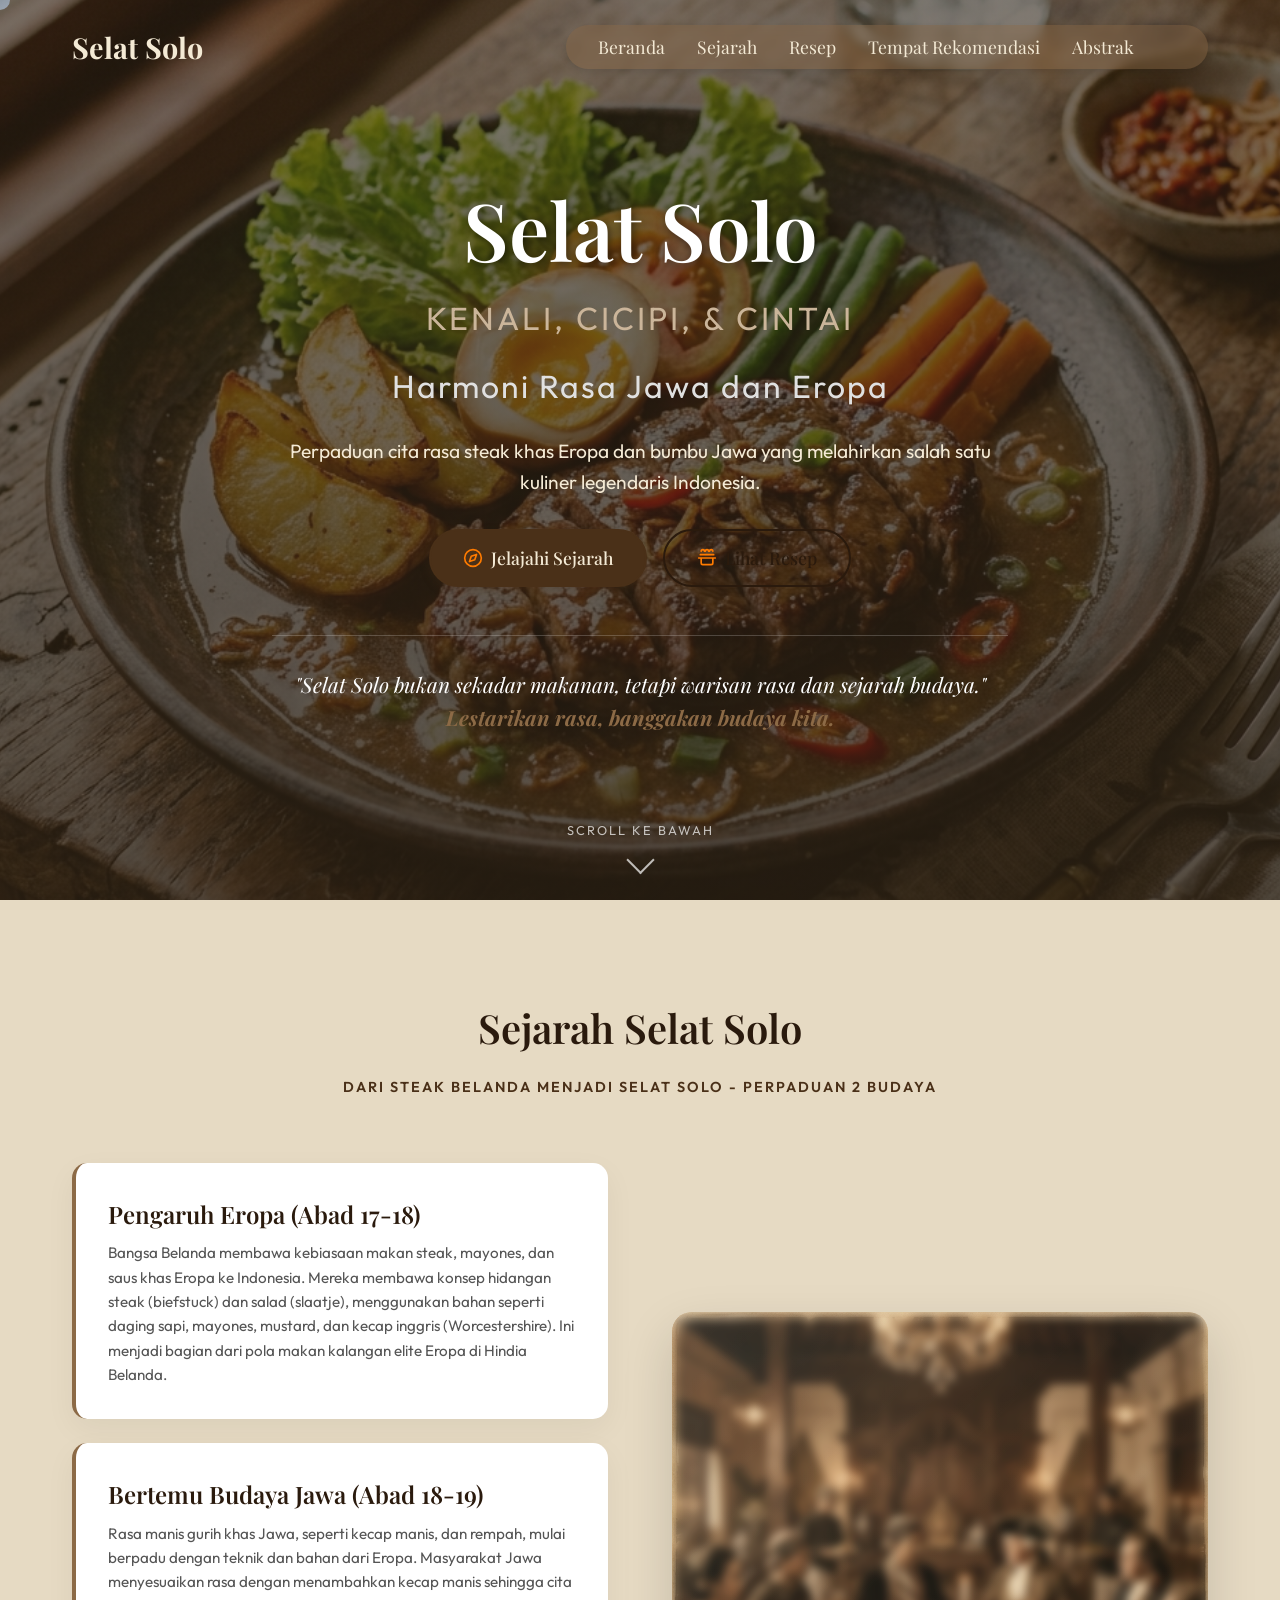
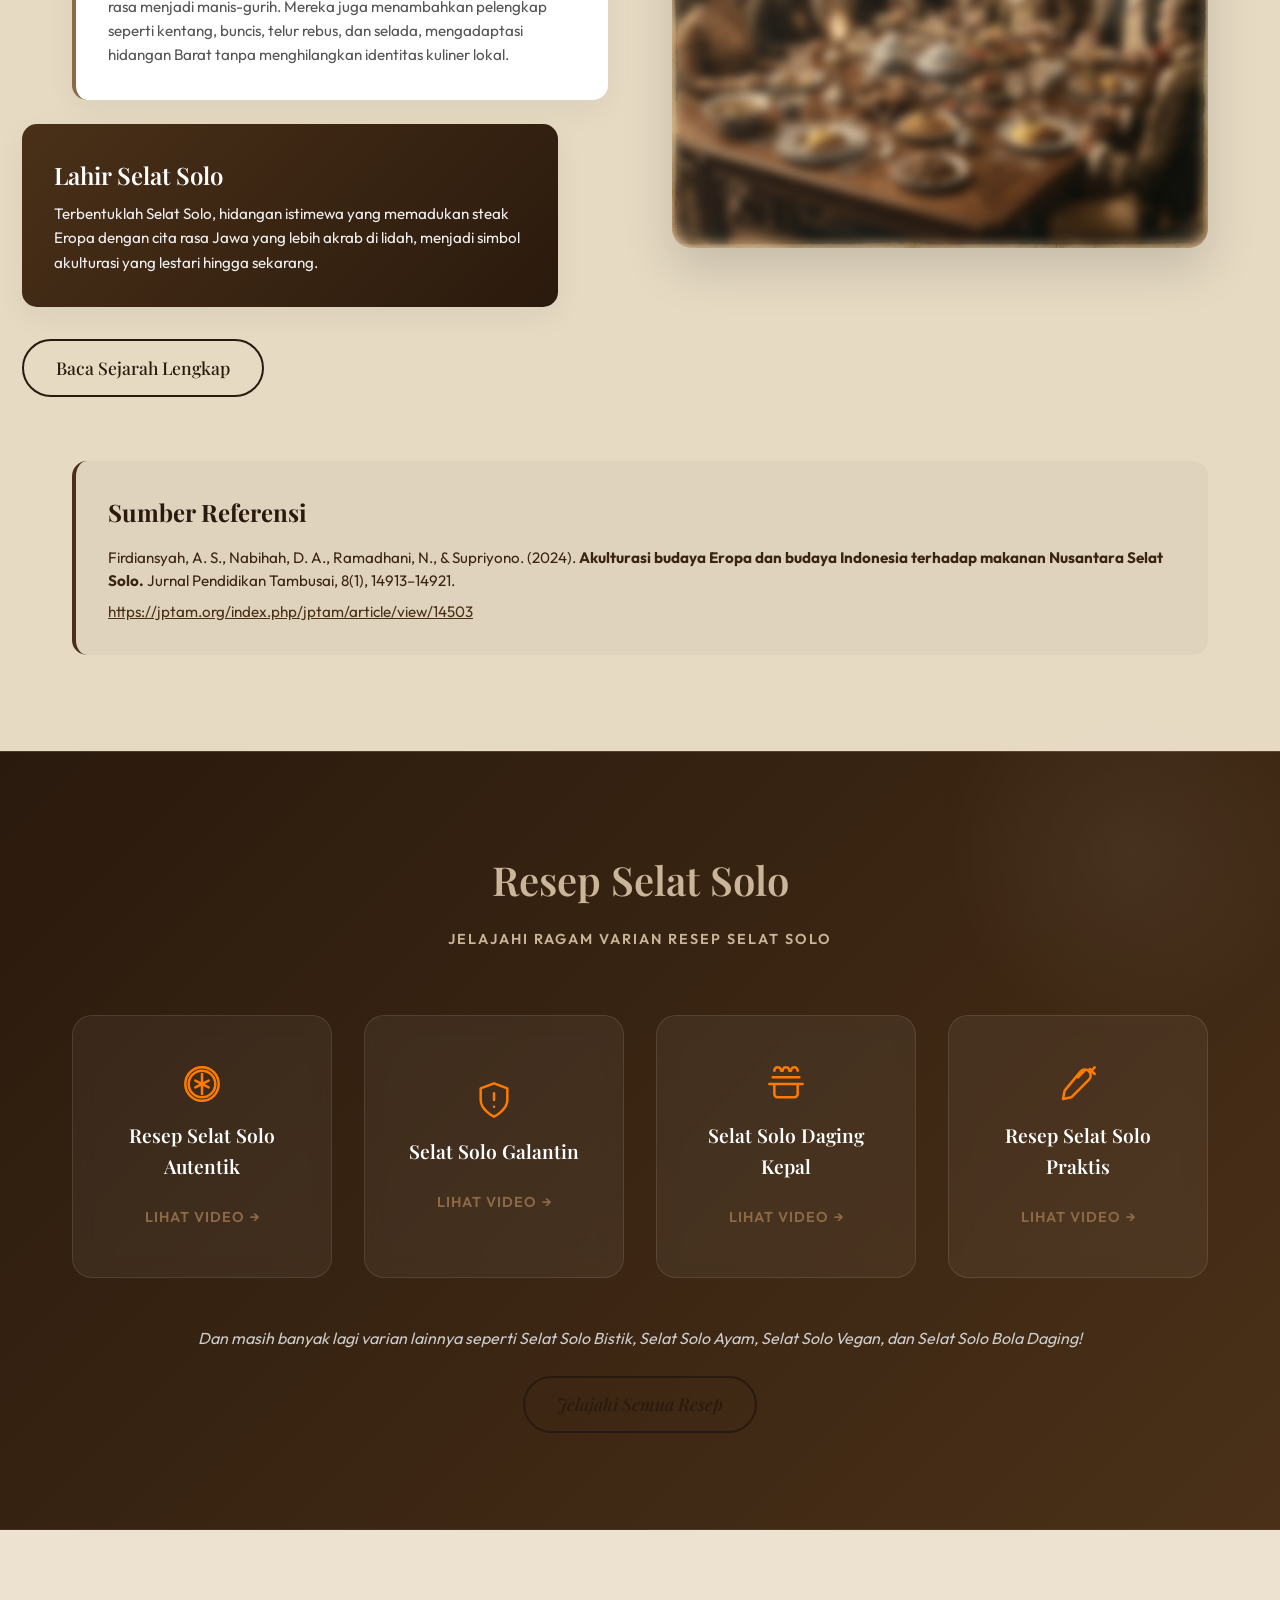
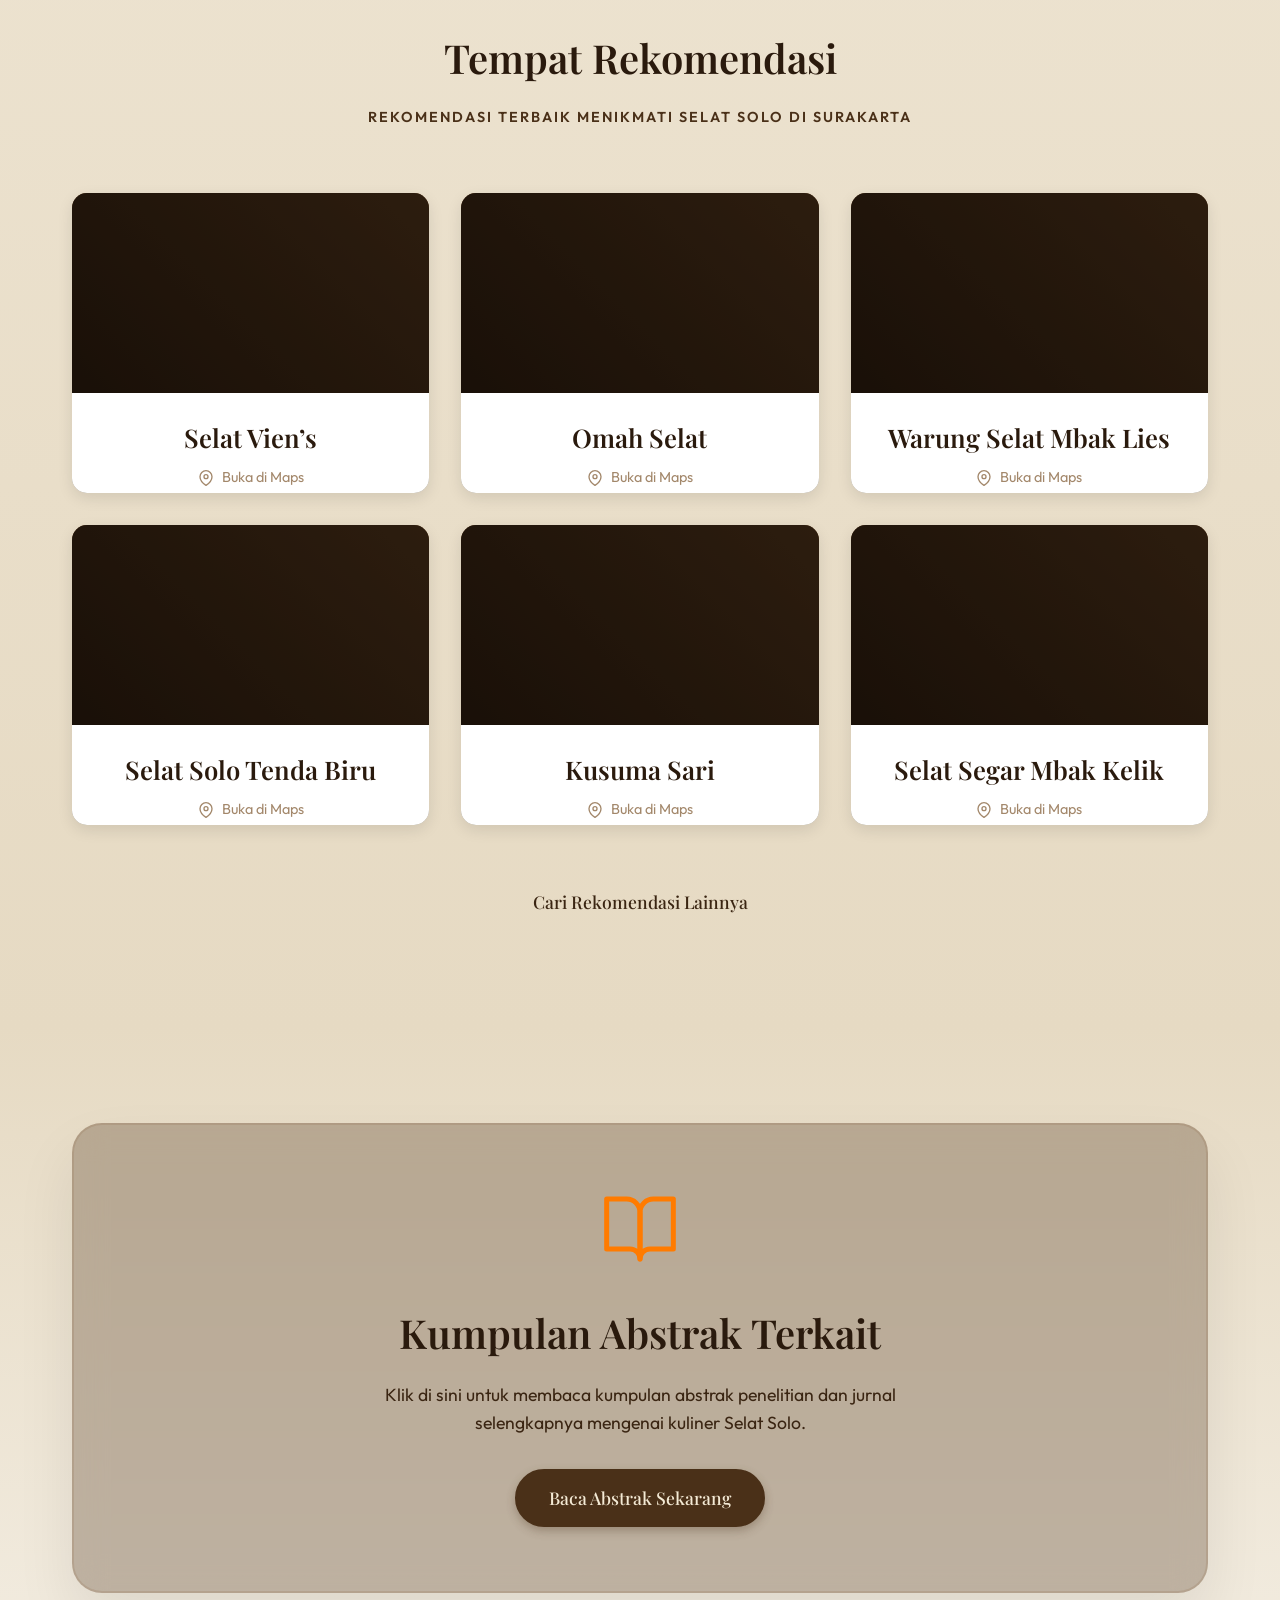
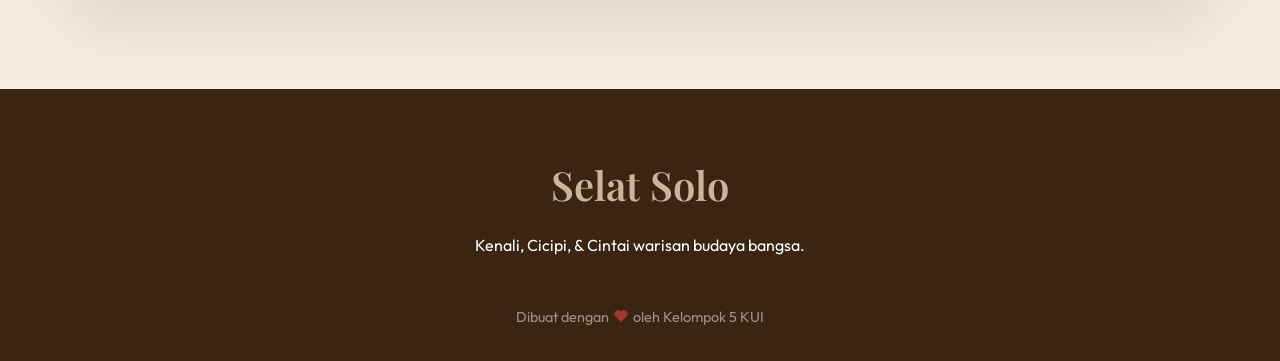
<file: index.html>
<!DOCTYPE html>
<html lang="id">
<head>
    <meta charset="UTF-8">
    <meta name="viewport" content="width=device-width, initial-scale=1.0">
    <title>Selat Solo - Harmoni Rasa Jawa dan Eropa</title>
    <meta name="description" content="Selat Solo: Perpaduan cita rasa steak khas Eropa dan bumbu Jawa yang melahirkan salah satu kuliner legendaris Indonesia.">
    <link href="https://fonts.googleapis.com/css2?family=Outfit:wght@300;400;600;700;800&family=Playfair+Display:ital,wght@0,600;1,600&display=swap" rel="stylesheet">
    <link rel="stylesheet" href="styles.css">
</head>
<body>
    <!-- Cursor follower -->
    <div class="cursor"></div>

    <nav class="navbar">
        <div class="nav-container">
            <a href="#beranda" class="logo">Selat Solo</a>
            <ul class="nav-links">
                <li><a href="#beranda">Beranda</a></li>
                <li><a href="#sejarah">Sejarah</a></li>
                <li><a href="#resep">Resep</a></li>
                <li><a href="#rekomendasi">Tempat Rekomendasi</a></li>
                <li><a href="#abstrak">Abstrak</a></li>
                <li style="display: flex; align-items: center;"><div id="google_translate_element"></div></li>
            </ul>
            <div class="hamburger">
                <span class="bar"></span>
                <span class="bar"></span>
                <span class="bar"></span>
            </div>
        </div>
    </nav>

    <main>
        <!-- Home Section -->
        <section id="beranda" class="hero">
            <div class="hero-bg">
                <img src="images/selat_solo_hero_1783060749860.png" alt="Selat Solo" class="parallax-bg" id="hero-img">
                <div class="hero-overlay"></div>
            </div>
            <div class="hero-content fade-in-up">
                <h1 class="title">Selat Solo</h1>
                <h2 class="subtitle">Kenali, Cicipi, & Cintai</h2>
                <h3 class="tagline">Harmoni Rasa Jawa dan Eropa</h3>
                <p class="description">
                    Perpaduan cita rasa steak khas Eropa dan bumbu Jawa yang melahirkan salah satu kuliner legendaris Indonesia.
                </p>
                <div class="cta-buttons">
                    <a href="#sejarah" class="btn btn-primary">
                        <svg width="20" height="20" viewBox="0 0 24 24" fill="none" stroke="#ff7b00" stroke-width="2" stroke-linecap="round" stroke-linejoin="round"><circle cx="12" cy="12" r="10"></circle><polygon points="16.24 7.76 14.12 14.12 7.76 16.24 9.88 9.88 16.24 7.76"></polygon></svg>
                        Jelajahi Sejarah
                    </a>
                    <a href="#resep" class="btn btn-secondary">
                        <svg width="20" height="20" viewBox="0 0 24 24" fill="none" stroke="#ff7b00" stroke-width="2" stroke-linecap="round" stroke-linejoin="round"><path d="M4 8h16M2 12h20M5 12v6a2 2 0 0 0 2 2h10a2 2 0 0 0 2-2v-6"></path><path d="M10 4s0-2 2-2 2 2 2 2M15 4s0-2 2-2 2 2 2 2M5 4s0-2 2-2 2 2 2 2"></path></svg>
                        Lihat Resep
                    </a>
                </div>
                <blockquote class="quote fade-in">
                    "Selat Solo bukan sekadar makanan, tetapi warisan rasa dan sejarah budaya."
                    <br> <span class="highlight">Lestarikan rasa, banggakan budaya kita.</span>
                </blockquote>
            </div>
            <div class="scroll-indicator">
                <span>Scroll ke bawah</span>
                <div class="arrow"></div>
            </div>
        </section>

        <!-- History Section -->
        <section id="sejarah" class="section history">
            <div class="container">
                <div class="section-header reveal">
                    <h2>Sejarah Selat Solo</h2>
                    <p>Dari Steak Belanda Menjadi Selat Solo - Perpaduan 2 Budaya</p>
                </div>
                
                <div class="history-grid">
                    <div class="history-content reveal reveal-left">
                        <div class="card history-card">
                            <h3>Pengaruh Eropa (Abad 17-18)</h3>
                            <p>Bangsa Belanda membawa kebiasaan makan steak, mayones, dan saus khas Eropa ke Indonesia. Mereka membawa konsep hidangan steak (biefstuck) dan salad (slaatje), menggunakan bahan seperti daging sapi, mayones, mustard, dan kecap inggris (Worcestershire). Ini menjadi bagian dari pola makan kalangan elite Eropa di Hindia Belanda.</p>
                        </div>
                        <div class="card history-card">
                            <h3>Bertemu Budaya Jawa (Abad 18-19)</h3>
                            <p>Rasa manis gurih khas Jawa, seperti kecap manis, dan rempah, mulai berpadu dengan teknik dan bahan dari Eropa. Masyarakat Jawa menyesuaikan rasa dengan menambahkan kecap manis sehingga cita rasa menjadi manis-gurih. Mereka juga menambahkan pelengkap seperti kentang, buncis, telur rebus, dan selada, mengadaptasi hidangan Barat tanpa menghilangkan identitas kuliner lokal.</p>
                        </div>
                        <div class="history-card highlight-card reveal-left stagger-3">
                            <h3>Lahir Selat Solo</h3>
                            <p>Terbentuklah Selat Solo, hidangan istimewa yang memadukan steak Eropa dengan cita rasa Jawa yang lebih akrab di lidah, menjadi simbol akulturasi yang lestari hingga sekarang.</p>
                        </div>
                        <div class="reveal-left stagger-4" style="margin-top: 2rem;">
                            <a href="sejarah.html" class="btn btn-secondary">
                                Baca Sejarah Lengkap
                            </a>
                        </div>
                    </div>
                    <div class="history-image reveal reveal-right">
                        <div class="img-wrapper glassmorphism">
                            <img src="images/selat_solo_history_1783060760211.png" alt="Ilustrasi Akulturasi Budaya">
                        </div>
                    </div>
                </div>
                
                <!-- Reference Source -->
                <div class="reference-source reveal" style="margin-top: 4rem; padding: 2rem; background: rgba(0,0,0,0.03); border-radius: 15px; border-left: 4px solid var(--primary-color);">
                    <h4 style="font-family: var(--font-serif); color: var(--primary-dark); margin-bottom: 1rem; font-size: 1.5rem;">Sumber Referensi</h4>
                    <p style="font-size: 0.95rem; line-height: 1.5; color: var(--text-dark);">
                        Firdiansyah, A. S., Nabihah, D. A., Ramadhani, N., & Supriyono. (2024). 
                        <strong>Akulturasi budaya Eropa dan budaya Indonesia terhadap makanan Nusantara Selat Solo.</strong> 
                        Jurnal Pendidikan Tambusai, 8(1), 14913–14921.<br>
                        <a href="https://jptam.org/index.php/jptam/article/view/14503" target="_blank" style="color: var(--primary-color); text-decoration: underline; margin-top: 0.5rem; display: inline-block;">https://jptam.org/index.php/jptam/article/view/14503</a>
                    </p>
                </div>
            </div>
        </section>

        <!-- Recipe Section -->
        <section id="resep" class="section recipe">
            <div class="container">
                <div class="section-header reveal">
                    <h2>Resep Selat Solo</h2>
                    <p>Jelajahi Ragam Varian Resep Selat Solo</p>
                </div>

                <div class="recipe-grid">
                    <a href="https://vm.tiktok.com/ZS9YMvBm6Jaqd-OPZtd/" target="_blank" class="recipe-card reveal tilt">
                        <div class="recipe-icon" style="display: flex; justify-content: center; align-items: center; margin-bottom: 1rem;">
                            <!-- Meat/Steak SVG -->
                            <svg width="40" height="40" viewBox="0 0 24 24" fill="none" stroke="#ff7b00" stroke-width="1.5" stroke-linecap="round" stroke-linejoin="round">
                                <path d="M12 2C6.48 2 2 6.48 2 12s4.48 10 10 10 10-4.48 10-10S17.52 2 12 2zm0 18c-4.41 0-8-3.59-8-8s3.59-8 8-8 8 3.59 8 8-3.59 8-8 8z"></path>
                                <path d="M12 6v12M8 10l8 4M8 14l8-4"></path>
                            </svg>
                        </div>
                        <h3>Resep Selat Solo Autentik</h3>
                        <span class="btn-text">Lihat Video</span>
                    </a>
                    <a href="https://vt.tiktok.com/ZSxMHstar/" target="_blank" class="recipe-card reveal tilt" style="transition-delay: 0.1s">
                        <div class="recipe-icon" style="display: flex; justify-content: center; align-items: center; margin-bottom: 1rem;">
                            <!-- Salad/Vegetable SVG -->
                            <svg width="40" height="40" viewBox="0 0 24 24" fill="none" stroke="#ff7b00" stroke-width="1.5" stroke-linecap="round" stroke-linejoin="round">
                                <path d="M12 22s8-4 8-10V5l-8-3-8 3v7c0 6 8 10 8 10z"></path>
                                <path d="M12 8v4M12 16h.01"></path>
                            </svg>
                        </div>
                        <h3>Selat Solo Galantin</h3>
                        <span class="btn-text">Lihat Video</span>
                    </a>
                    <a href="https://vt.tiktok.com/ZSxM93RWm/" target="_blank" class="recipe-card reveal tilt" style="transition-delay: 0.2s">
                        <div class="recipe-icon" style="display: flex; justify-content: center; align-items: center; margin-bottom: 1rem;">
                            <!-- Pot/Stew SVG -->
                            <svg width="40" height="40" viewBox="0 0 24 24" fill="none" stroke="#ff7b00" stroke-width="1.5" stroke-linecap="round" stroke-linejoin="round">
                                <path d="M4 8h16M2 12h20M5 12v6a2 2 0 0 0 2 2h10a2 2 0 0 0 2-2v-6"></path>
                                <path d="M10 4s0-2 2-2 2 2 2 2M15 4s0-2 2-2 2 2 2 2M5 4s0-2 2-2 2 2 2 2"></path>
                            </svg>
                        </div>
                        <h3>Selat Solo Daging Kepal</h3>
                        <span class="btn-text">Lihat Video</span>
                    </a>
                    <a href="https://vt.tiktok.com/ZSxMx4hWq/" target="_blank" class="recipe-card reveal tilt" style="transition-delay: 0.3s">
                        <div class="recipe-icon" style="display: flex; justify-content: center; align-items: center; margin-bottom: 1rem;">
                            <!-- Carrot/Vegetable SVG -->
                            <svg width="40" height="40" viewBox="0 0 24 24" fill="none" stroke="#ff7b00" stroke-width="1.5" stroke-linecap="round" stroke-linejoin="round">
                                <path d="M22 2l-3 3M22 6l-3-3M16 4l-4 4M4 16l-1 5 5-1 10.6-10.6a3.5 3.5 0 0 0-5-5L4 16z"></path>
                            </svg>
                        </div>
                        <h3>Resep Selat Solo Praktis</h3>
                        <span class="btn-text">Lihat Video</span>
                    </a>
                </div>
                
                <div class="more-recipes reveal">
                    <p>Dan masih banyak lagi varian lainnya seperti Selat Solo Bistik, Selat Solo Ayam, Selat Solo Vegan, dan Selat Solo Bola Daging!</p>
                    <a href="resep.html" class="btn btn-secondary" style="margin-top: 1.5rem;">Jelajahi Semua Resep</a>
                </div>
            </div>
        </section>

        <!-- Recommendations Section -->
        <section id="rekomendasi" class="section recommendations">
            <div class="container">
                <div class="section-header reveal">
                    <h2>Tempat Rekomendasi</h2>
                    <p>Rekomendasi Terbaik Menikmati Selat Solo di Surakarta</p>
                </div>

                <div class="recom-cards" style="display: grid; grid-template-columns: repeat(auto-fit, minmax(280px, 1fr)); gap: 2rem;">
                    <a href="https://www.google.com/maps?q=place_id:ChIJveqZ-fcWei4RJLt6MDP2Qto" target="_blank" class="recom-card reveal stagger-1" style="position: relative; border-radius: 15px; overflow: hidden; display: block; box-shadow: 0 5px 15px rgba(0,0,0,0.1); transition: transform 0.3s;" onmouseover="this.style.transform='translateY(-5px)';" onmouseout="this.style.transform='translateY(0)';">
                        <div class="recom-bg" style="height: 200px; width: 100%; position: relative;">
                            <iframe src="https://maps.google.com/maps?q=Selat%20Vien's%20Pusat&t=&z=15&ie=UTF8&iwloc=&output=embed" width="100%" height="100%" frameborder="0" style="border:0; pointer-events: none;" allowfullscreen></iframe>
                        </div>
                        <div class="recom-content" style="padding: 1.5rem; background: white; text-align: center;">
                            <h3 style="color: var(--primary-dark); font-family: var(--font-serif); margin-bottom: 0.5rem;">Selat Vien’s</h3>
                            <p style="color: var(--secondary-color); font-size: 0.9rem; display: flex; align-items: center; justify-content: center; gap: 0.5rem;">
                                <svg width="16" height="16" viewBox="0 0 24 24" fill="none" stroke="currentColor" stroke-width="2" stroke-linecap="round" stroke-linejoin="round"><path d="M21 10c0 7-9 13-9 13s-9-6-9-13a9 9 0 0 1 18 0z"></path><circle cx="12" cy="10" r="3"></circle></svg>
                                Buka di Maps
                            </p>
                        </div>
                    </a>
                    
                    <a href="https://www.google.com/maps?q=place_id:ChIJ4-fKX6kXei4RbOfyhZ81GeY" target="_blank" class="recom-card reveal stagger-2" style="position: relative; border-radius: 15px; overflow: hidden; display: block; box-shadow: 0 5px 15px rgba(0,0,0,0.1); transition: transform 0.3s;" onmouseover="this.style.transform='translateY(-5px)';" onmouseout="this.style.transform='translateY(0)';">
                        <div class="recom-bg" style="height: 200px; width: 100%; position: relative;">
                            <iframe src="https://maps.google.com/maps?q=Omah%20Selat%20Solo&t=&z=15&ie=UTF8&iwloc=&output=embed" width="100%" height="100%" frameborder="0" style="border:0; pointer-events: none;" allowfullscreen></iframe>
                        </div>
                        <div class="recom-content" style="padding: 1.5rem; background: white; text-align: center;">
                            <h3 style="color: var(--primary-dark); font-family: var(--font-serif); margin-bottom: 0.5rem;">Omah Selat</h3>
                            <p style="color: var(--secondary-color); font-size: 0.9rem; display: flex; align-items: center; justify-content: center; gap: 0.5rem;">
                                <svg width="16" height="16" viewBox="0 0 24 24" fill="none" stroke="currentColor" stroke-width="2" stroke-linecap="round" stroke-linejoin="round"><path d="M21 10c0 7-9 13-9 13s-9-6-9-13a9 9 0 0 1 18 0z"></path><circle cx="12" cy="10" r="3"></circle></svg>
                                Buka di Maps
                            </p>
                        </div>
                    </a>
                    
                    <a href="https://www.google.com/maps?q=place_id:ChIJhcNhCtQVei4R04WExlp_Apc" target="_blank" class="recom-card reveal stagger-3" style="position: relative; border-radius: 15px; overflow: hidden; display: block; box-shadow: 0 5px 15px rgba(0,0,0,0.1); transition: transform 0.3s;" onmouseover="this.style.transform='translateY(-5px)';" onmouseout="this.style.transform='translateY(0)';">
                        <div class="recom-bg" style="height: 200px; width: 100%; position: relative;">
                            <iframe src="https://maps.google.com/maps?q=Warung%20Selat%20Mbak%20Lies&t=&z=15&ie=UTF8&iwloc=&output=embed" width="100%" height="100%" frameborder="0" style="border:0; pointer-events: none;" allowfullscreen></iframe>
                        </div>
                        <div class="recom-content" style="padding: 1.5rem; background: white; text-align: center;">
                            <h3 style="color: var(--primary-dark); font-family: var(--font-serif); margin-bottom: 0.5rem;">Warung Selat Mbak Lies</h3>
                            <p style="color: var(--secondary-color); font-size: 0.9rem; display: flex; align-items: center; justify-content: center; gap: 0.5rem;">
                                <svg width="16" height="16" viewBox="0 0 24 24" fill="none" stroke="currentColor" stroke-width="2" stroke-linecap="round" stroke-linejoin="round"><path d="M21 10c0 7-9 13-9 13s-9-6-9-13a9 9 0 0 1 18 0z"></path><circle cx="12" cy="10" r="3"></circle></svg>
                                Buka di Maps
                            </p>
                        </div>
                    </a>
                    
                    <a href="https://www.google.com/maps?q=place_id:ChIJHaEF05oWei4RCDwzs3P5MbI" target="_blank" class="recom-card reveal stagger-4" style="position: relative; border-radius: 15px; overflow: hidden; display: block; box-shadow: 0 5px 15px rgba(0,0,0,0.1); transition: transform 0.3s;" onmouseover="this.style.transform='translateY(-5px)';" onmouseout="this.style.transform='translateY(0)';">
                        <div class="recom-bg" style="height: 200px; width: 100%; position: relative;">
                            <iframe src="https://maps.google.com/maps?q=Selat%20Solo%20Tenda%20Biru&t=&z=15&ie=UTF8&iwloc=&output=embed" width="100%" height="100%" frameborder="0" style="border:0; pointer-events: none;" allowfullscreen></iframe>
                        </div>
                        <div class="recom-content" style="padding: 1.5rem; background: white; text-align: center;">
                            <h3 style="color: var(--primary-dark); font-family: var(--font-serif); margin-bottom: 0.5rem;">Selat Solo Tenda Biru</h3>
                            <p style="color: var(--secondary-color); font-size: 0.9rem; display: flex; align-items: center; justify-content: center; gap: 0.5rem;">
                                <svg width="16" height="16" viewBox="0 0 24 24" fill="none" stroke="currentColor" stroke-width="2" stroke-linecap="round" stroke-linejoin="round"><path d="M21 10c0 7-9 13-9 13s-9-6-9-13a9 9 0 0 1 18 0z"></path><circle cx="12" cy="10" r="3"></circle></svg>
                                Buka di Maps
                            </p>
                        </div>
                    </a>
                    
                    <a href="https://www.google.com/maps?q=Kusuma+Sari+Restaurant+Solo" target="_blank" class="recom-card reveal stagger-5" style="position: relative; border-radius: 15px; overflow: hidden; display: block; box-shadow: 0 5px 15px rgba(0,0,0,0.1); transition: transform 0.3s;" onmouseover="this.style.transform='translateY(-5px)';" onmouseout="this.style.transform='translateY(0)';">
                        <div class="recom-bg" style="height: 200px; width: 100%; position: relative;">
                            <iframe src="https://maps.google.com/maps?q=Kusuma%20Sari%20Restaurant%20Solo&t=&z=15&ie=UTF8&iwloc=&output=embed" width="100%" height="100%" frameborder="0" style="border:0; pointer-events: none;" allowfullscreen></iframe>
                        </div>
                        <div class="recom-content" style="padding: 1.5rem; background: white; text-align: center;">
                            <h3 style="color: var(--primary-dark); font-family: var(--font-serif); margin-bottom: 0.5rem;">Kusuma Sari</h3>
                            <p style="color: var(--secondary-color); font-size: 0.9rem; display: flex; align-items: center; justify-content: center; gap: 0.5rem;">
                                <svg width="16" height="16" viewBox="0 0 24 24" fill="none" stroke="currentColor" stroke-width="2" stroke-linecap="round" stroke-linejoin="round"><path d="M21 10c0 7-9 13-9 13s-9-6-9-13a9 9 0 0 1 18 0z"></path><circle cx="12" cy="10" r="3"></circle></svg>
                                Buka di Maps
                            </p>
                        </div>
                    </a>
                    
                    <a href="https://www.google.com/maps?q=Selat+Segar+Galantin+Mbak+Kelik+Solo" target="_blank" class="recom-card reveal stagger-6" style="position: relative; border-radius: 15px; overflow: hidden; display: block; box-shadow: 0 5px 15px rgba(0,0,0,0.1); transition: transform 0.3s;" onmouseover="this.style.transform='translateY(-5px)';" onmouseout="this.style.transform='translateY(0)';">
                        <div class="recom-bg" style="height: 200px; width: 100%; position: relative;">
                            <iframe src="https://maps.google.com/maps?q=Selat%20Segar%20Galantin%20Mbak%20Kelik%20Solo&t=&z=15&ie=UTF8&iwloc=&output=embed" width="100%" height="100%" frameborder="0" style="border:0; pointer-events: none;" allowfullscreen></iframe>
                        </div>
                        <div class="recom-content" style="padding: 1.5rem; background: white; text-align: center;">
                            <h3 style="color: var(--primary-dark); font-family: var(--font-serif); margin-bottom: 0.5rem;">Selat Segar Mbak Kelik</h3>
                            <p style="color: var(--secondary-color); font-size: 0.9rem; display: flex; align-items: center; justify-content: center; gap: 0.5rem;">
                                <svg width="16" height="16" viewBox="0 0 24 24" fill="none" stroke="currentColor" stroke-width="2" stroke-linecap="round" stroke-linejoin="round"><path d="M21 10c0 7-9 13-9 13s-9-6-9-13a9 9 0 0 1 18 0z"></path><circle cx="12" cy="10" r="3"></circle></svg>
                                Buka di Maps
                            </p>
                        </div>
                    </a>
                </div>
                
                <div class="center-cta reveal">
                    <a href="https://www.google.com/maps/search/Selat+Solo+Terdekat" target="_blank" class="btn btn-outline">Cari Rekomendasi Lainnya</a>
                </div>
            </div>
        </section>

        <!-- Abstract Section -->
        <section id="abstrak" class="section abstract" style="text-align: center; padding: 6rem 0;">
            <div class="container">
                <a href="abstrak.html" class="abstract-card-link" style="display: block; text-decoration: none;">
                    <div class="glass-panel reveal" style="padding: 4rem 2rem; border-radius: 30px; transition: transform 0.3s ease, box-shadow 0.3s ease; border: 2px solid rgba(140, 106, 70, 0.2); cursor: pointer;" onmouseover="this.style.transform='translateY(-10px)'; this.style.boxShadow='0 15px 30px rgba(74,48,24,0.15)';" onmouseout="this.style.transform='translateY(0)'; this.style.boxShadow='0 5px 15px rgba(0,0,0,0.05)';">
                        
                        <!-- Simple Book Illustration SVG -->
                        <svg width="80" height="80" viewBox="0 0 24 24" fill="none" stroke="#ff7b00" stroke-width="1.5" stroke-linecap="round" stroke-linejoin="round" style="margin-bottom: 1.5rem;">
                            <path d="M2 3h6a4 4 0 0 1 4 4v14a3 3 0 0 0-3-3H2z"></path>
                            <path d="M22 3h-6a4 4 0 0 0-4 4v14a3 3 0 0 1 3-3h7z"></path>
                        </svg>

                        <h2 style="font-family: var(--font-serif); font-size: 2.5rem; color: var(--primary-dark); margin-bottom: 1rem;">
                            Kumpulan Abstrak Terkait
                        </h2>
                        <p style="color: var(--text-dark); font-size: 1.1rem; max-width: 600px; margin: 0 auto; margin-bottom: 2rem;">
                            Klik di sini untuk membaca kumpulan abstrak penelitian dan jurnal selengkapnya mengenai kuliner Selat Solo.
                        </p>
                        <span class="btn btn-primary">Baca Abstrak Sekarang</span>
                    </div>
                </a>
            </div>
        </section>
    </main>

    <footer>
        <div class="container">
            <div class="footer-content">
                <h2>Selat Solo</h2>
                <p>Kenali, Cicipi, & Cintai warisan budaya bangsa.</p>
                <p class="copyright">Dibuat dengan <svg width="14" height="14" viewBox="0 0 24 24" fill="#ff4d4d" stroke="#ff4d4d" stroke-width="2" stroke-linecap="round" stroke-linejoin="round" style="vertical-align: -1px; margin: 0 2px;"><path d="M20.84 4.61a5.5 5.5 0 0 0-7.78 0L12 5.67l-1.06-1.06a5.5 5.5 0 0 0-7.78 7.78l1.06 1.06L12 21.23l7.78-7.78 1.06-1.06a5.5 5.5 0 0 0 0-7.78z"></path></svg> oleh Kelompok 5 KUI</p>
            </div>
        </div>
    </footer>

    <script type="text/javascript">
        function googleTranslateElementInit() {
            new google.translate.TranslateElement({pageLanguage: 'id', includedLanguages: 'en,id', layout: google.translate.TranslateElement.InlineLayout.SIMPLE}, 'google_translate_element');
        }
    </script>
    <script type="text/javascript" src="//translate.google.com/translate_a/element.js?cb=googleTranslateElementInit"></script>
    <script src="script.js"></script>
</body>
</html>
</file>
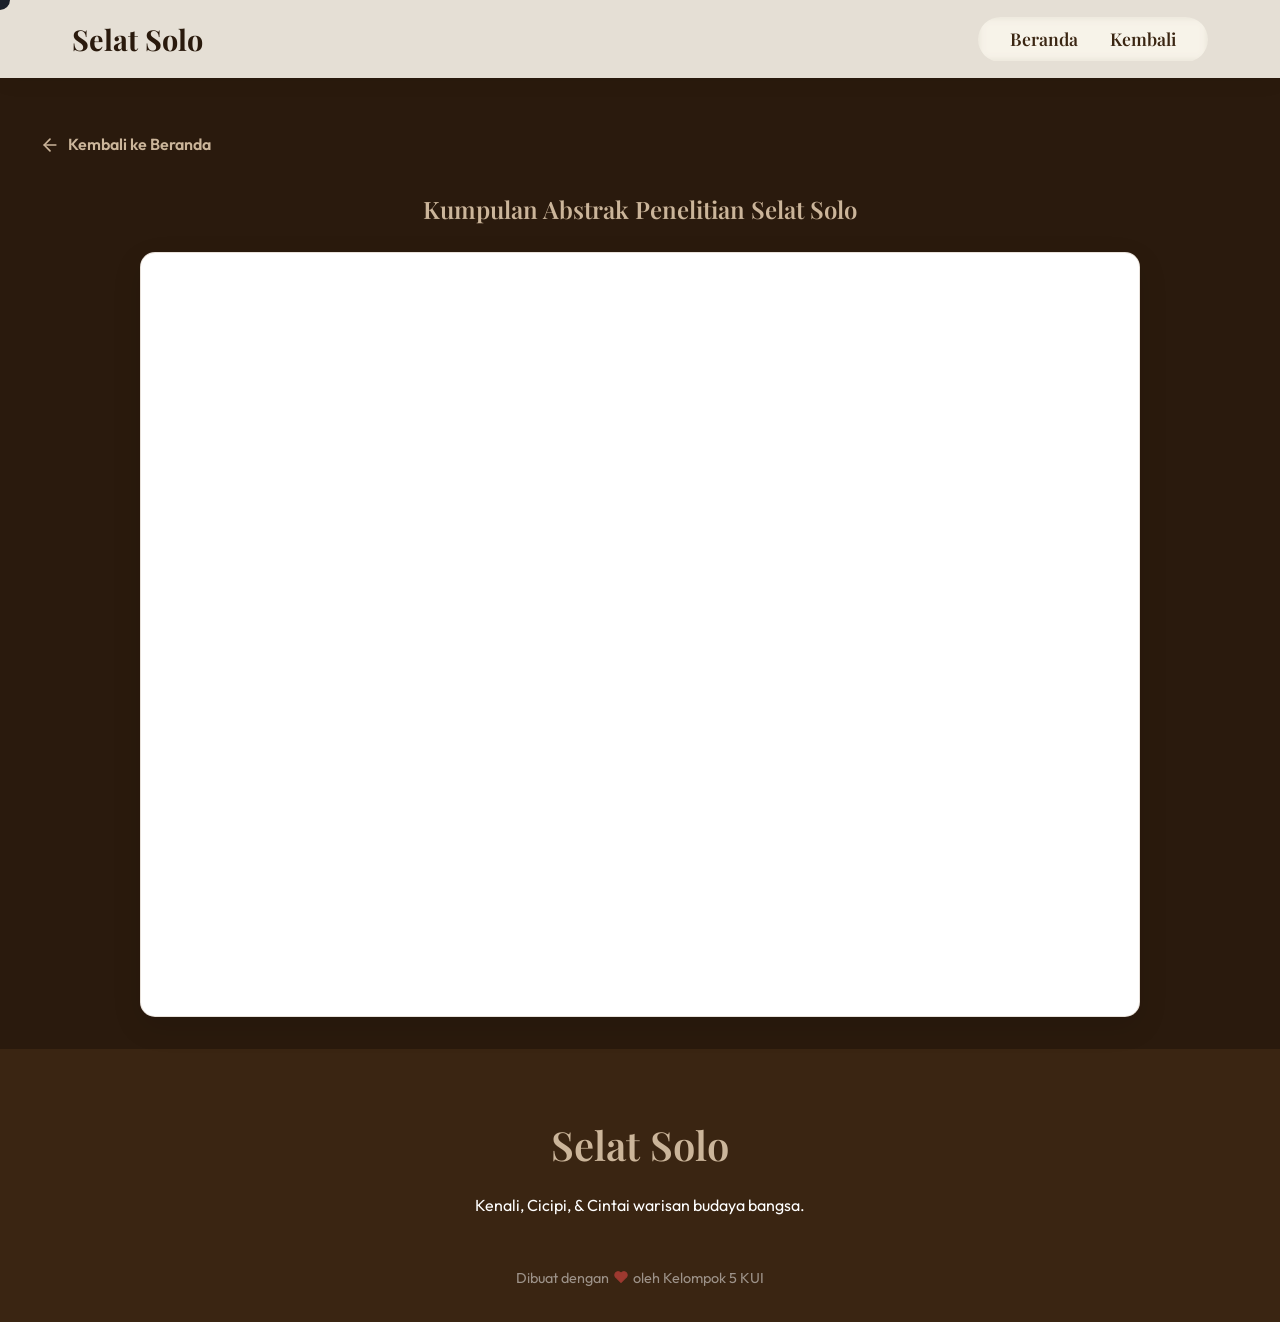
<file: abstrak.html>
<!DOCTYPE html>
<html lang="id">
<head>
    <meta charset="UTF-8">
    <meta name="viewport" content="width=device-width, initial-scale=1.0">
    <title>Kumpulan Abstrak - Selat Solo</title>
    <link href="https://fonts.googleapis.com/css2?family=Outfit:wght@300;400;600;700;800&family=Playfair+Display:ital,wght@0,600;1,600&display=swap" rel="stylesheet">
    <link rel="stylesheet" href="styles.css">
    <style>
        body {
            /* Latar belakang gelap agar lebih fokus saat membaca dokumen terang */
            background-image: none;
            background-color: var(--primary-dark); /* warna cokelat gelap */
            color: var(--white);
        }
        .pdf-container {
            margin-top: 100px; /* Space for navbar */
            padding: 2rem 0;
            min-height: 80vh;
            display: flex;
            flex-direction: column;
            align-items: center;
        }
        .pdf-wrapper {
            width: 100%;
            max-width: 1000px;
            height: 85vh;
            background: white;
            border-radius: 15px;
            overflow: hidden;
            box-shadow: 0 10px 30px rgba(0,0,0,0.1);
            border: 1px solid rgba(140, 106, 70, 0.2);
            position: relative;
        }
        .pdf-wrapper iframe {
            width: 100%;
            height: 100%;
            border: none;
        }
        .back-btn {
            margin-bottom: 2rem;
            align-self: flex-start;
            display: inline-flex;
            align-items: center;
            gap: 0.5rem;
            color: var(--accent-color);
            font-weight: 600;
            text-decoration: none;
            transition: var(--transition);
        }
        .back-btn:hover {
            color: var(--white);
            transform: translateX(-5px);
        }
        h1 {
            color: var(--accent-color) !important;
        }
    </style>
</head>
<body>
    <!-- Cursor follower -->
    <div class="cursor"></div>

    <nav class="navbar scrolled always-scrolled">
        <div class="nav-container">
            <a href="index.html" class="logo" style="color: var(--primary-dark);">Selat Solo</a>
            <ul class="nav-links">
                <li><a href="index.html#beranda" style="color: var(--text-dark);">Beranda</a></li>
                <li><a href="index.html#abstrak" style="color: var(--text-dark);">Kembali</a></li>
            </ul>
            <div class="hamburger">
                <span class="bar" style="background-color: var(--text-dark);"></span>
                <span class="bar" style="background-color: var(--text-dark);"></span>
                <span class="bar" style="background-color: var(--text-dark);"></span>
            </div>
        </div>
    </nav>

    <main>
        <section class="pdf-container container">
            <a href="index.html" class="back-btn">
                <svg width="20" height="20" viewBox="0 0 24 24" fill="none" stroke="currentColor" stroke-width="2" stroke-linecap="round" stroke-linejoin="round"><line x1="19" y1="12" x2="5" y2="12"></line><polyline points="12 19 5 12 12 5"></polyline></svg>
                Kembali ke Beranda
            </a>
            <h1 style="font-family: var(--font-serif); color: var(--primary-dark); margin-bottom: 1.5rem; text-align: center;">Kumpulan Abstrak Penelitian Selat Solo</h1>
            
            <div class="pdf-wrapper">
                <iframe src="https://drive.google.com/file/d/1L-oakiqchXMdupYVbYcgyyoKM3ks-gNw/preview" allow="autoplay" loading="lazy"></iframe>
            </div>
        </section>
    </main>

    <footer>
        <div class="container">
            <div class="footer-content">
                <h2>Selat Solo</h2>
                <p>Kenali, Cicipi, & Cintai warisan budaya bangsa.</p>
                <p class="copyright">Dibuat dengan <svg width="14" height="14" viewBox="0 0 24 24" fill="#ff4d4d" stroke="#ff4d4d" stroke-width="2" stroke-linecap="round" stroke-linejoin="round" style="vertical-align: -1px; margin: 0 2px;"><path d="M20.84 4.61a5.5 5.5 0 0 0-7.78 0L12 5.67l-1.06-1.06a5.5 5.5 0 0 0-7.78 7.78l1.06 1.06L12 21.23l7.78-7.78 1.06-1.06a5.5 5.5 0 0 0 0-7.78z"></path></svg> oleh Kelompok 5 KUI</p>
            </div>
        </div>
    </footer>

    <script src="script.js"></script>
</body>
</html>
</file>
<file: styles.css>
:root {
    --primary-color: #4a3018; /* Dark brown from PDF buttons and accents */
    --primary-dark: #2a1a0d; /* Very dark brown for text headers */
    --secondary-color: #8c6a46;
    --accent-color: #cbb59a;
    --text-dark: #3a2512;
    --text-light: #f4ead5;
    --bg-color: #e6dac3; /* Vintage beige background like PDF */
    --white: #ffffff;
    --glass-bg: rgba(74, 48, 24, 0.3); /* Brown glass */
    --glass-border: rgba(244, 234, 213, 0.5);
    
    --font-main: 'Outfit', sans-serif;
    --font-serif: 'Playfair Display', serif;
    
    --transition: all 0.3s cubic-bezier(0.25, 0.8, 0.25, 1);
    --transition-slow: all 0.6s cubic-bezier(0.25, 0.8, 0.25, 1);
}

* {
    margin: 0;
    padding: 0;
    box-sizing: border-box;
}

html {
    scroll-behavior: smooth;
    font-size: 16px;
    overflow-x: hidden;
}

body {
    font-family: var(--font-main);
    color: var(--text-dark);
    background-color: var(--bg-color);
    background-image: url('images/vintage_batik_bg.png');
    background-size: repeat;
    background-position: top left;
    background-attachment: fixed;
    line-height: 1.6;
    overflow-x: hidden;
    cursor: none; /* Custom cursor */
}

/* Custom Cursor */
.cursor {
    width: 20px;
    height: 20px;
    border: 2px solid #ffffff;
    background-color: #ffffff;
    border-radius: 50%;
    position: fixed;
    pointer-events: none;
    z-index: 9999;
    transition: transform 0.1s ease;
    transform: translate(-50%, -50%);
    mix-blend-mode: difference;
}
.cursor.active {
    transform: translate(-50%, -50%) scale(2.5);
    background-color: transparent;
    border-width: 1px;
}

/* Google Translate Widget Styling */
#google_translate_element {
    margin-left: 10px;
    display: flex;
    align-items: center;
}
.goog-te-gadget-simple {
    background-color: rgba(255, 255, 255, 0.1) !important;
    border: 1px solid rgba(255, 255, 255, 0.3) !important;
    border-radius: 20px !important;
    padding: 5px 15px !important;
    display: flex !important;
    align-items: center;
    cursor: pointer;
    transition: var(--transition);
}
.goog-te-gadget-icon {
    display: none !important; /* Hides the Google G logo */
}
.goog-te-gadget-simple .goog-te-menu-value {
    color: var(--text-light) !important;
    font-family: var(--font-main) !important;
    font-size: 0.95rem;
    font-weight: 500;
}
.goog-te-gadget-simple .goog-te-menu-value span {
    color: inherit !important;
    text-decoration: none !important;
}
.goog-te-gadget-simple .goog-te-menu-value span:nth-child(3) {
    border-left: none !important;
}
.goog-te-gadget-simple .goog-te-menu-value span:nth-child(5) {
    display: none !important;
}

/* Scrolled Navbar State */
.navbar.scrolled .goog-te-gadget-simple {
    border-color: var(--primary-color) !important;
}
.navbar.scrolled .goog-te-gadget-simple .goog-te-menu-value {
    color: var(--primary-dark) !important;
}

.skiptranslate iframe { display: none !important; }
body { top: 0 !important; }

/* Typography */
h1, h2, h3 {
    font-family: var(--font-serif);
    font-weight: 600;
    color: var(--primary-dark);
}

h2 { font-size: 2.5rem; margin-bottom: 1rem; }
h3 { font-size: 1.5rem; margin-bottom: 0.5rem; }

a { text-decoration: none; color: inherit; cursor: none; }

.container {
    max-width: 1200px;
    margin: 0 auto;
    padding: 0 2rem;
}

.section {
    padding: 6rem 0;
    position: relative;
}

.section.recipe {
    background: linear-gradient(135deg, var(--primary-dark) 0%, var(--primary-color) 100%);
    border-top: 1px solid rgba(255,255,255,0.1);
    border-bottom: 1px solid rgba(255,255,255,0.1);
}
.section.recipe::before {
    content: '';
    position: absolute;
    top: -100px; right: -50px;
    width: 400px; height: 400px;
    background: radial-gradient(circle, rgba(255, 255, 255, 0.05) 0%, transparent 70%);
    border-radius: 50%;
    z-index: 1;
    pointer-events: none;
}

.section.recommendations {
    background: linear-gradient(to bottom, rgba(250,245,235,0.3) 0%, rgba(230,218,195,0.4) 100%);
}
.section.abstract {
    background: linear-gradient(to top, rgba(255,255,255,0.5) 0%, rgba(230,218,195,0.2) 100%);
}

.section-header {
    text-align: center;
    margin-bottom: 4rem;
}
.section-header p {
    color: var(--primary-color);
    font-weight: 600;
    text-transform: uppercase;
    letter-spacing: 2px;
    font-size: 0.9rem;
}

/* Navigation */
.navbar {
    position: fixed;
    top: 0;
    width: 100%;
    z-index: 1000;
    background: transparent;
    transition: var(--transition);
    padding: 1.5rem 0;
}
.navbar.scrolled {
    background: rgba(250, 245, 235, 0.9);
    backdrop-filter: blur(10px);
    padding: 1rem 0;
    box-shadow: 0 4px 20px rgba(0,0,0,0.05);
}

.nav-container {
    display: flex;
    justify-content: space-between;
    align-items: center;
    max-width: 1200px;
    margin: 0 auto;
    padding: 0 2rem;
}

.logo {
    font-family: var(--font-serif);
    font-size: 1.8rem;
    font-weight: 700;
    color: var(--text-light);
    transition: var(--transition);
}
.navbar.scrolled .logo { color: var(--primary-dark); }

.nav-links {
    display: flex;
    list-style: none;
    gap: 2rem;
    background: rgba(140, 106, 70, 0.4);
    padding: 0.5rem 2rem;
    border-radius: 50px;
    backdrop-filter: blur(5px);
    box-shadow: 0 4px 6px rgba(0,0,0,0.1);
}
.navbar.scrolled .nav-links {
    background: transparent;
    box-shadow: none;
}
.nav-links a {
    color: var(--text-light);
    font-family: var(--font-serif);
    font-weight: 400;
    font-size: 1.1rem;
    position: relative;
    transition: var(--transition);
}
.navbar.scrolled .nav-links a { color: var(--text-dark); font-weight: 600; }

.nav-links a::after {
    content: '';
    position: absolute;
    width: 0;
    height: 1px;
    bottom: 0px;
    left: 0;
    background-color: var(--text-light);
    transition: var(--transition);
}
.navbar.scrolled .nav-links a::after {
    background-color: var(--primary-dark);
}
.nav-links a:hover::after { width: 100%; }

.hamburger { display: none; cursor: none; }
.bar {
    display: block;
    width: 25px;
    height: 3px;
    margin: 5px auto;
    background-color: var(--text-light);
    transition: var(--transition);
}
.navbar.scrolled .bar { background-color: var(--text-dark); }

/* Buttons */
.btn {
    display: inline-flex;
    align-items: center;
    justify-content: center;
    gap: 0.5rem;
    padding: 0.8rem 2rem;
    border-radius: 30px;
    font-weight: 500;
    font-family: var(--font-serif);
    font-size: 1.1rem;
    transition: var(--transition);
    text-align: center;
    border: 2px solid transparent;
}
.btn-primary {
    background-color: var(--primary-color);
    color: var(--text-light);
    border-color: var(--primary-color);
    box-shadow: 0 4px 10px rgba(74, 48, 24, 0.3);
}
.btn-primary:hover {
    background-color: var(--primary-dark);
    border-color: var(--primary-dark);
    transform: translateY(-3px);
}
.btn-secondary {
    background-color: transparent;
    color: var(--primary-dark);
    border: 2px solid var(--primary-dark);
}
.btn-secondary:hover {
    background-color: var(--primary-dark);
    color: var(--text-light);
}

/* Hero Section */
.hero {
    position: relative;
    height: 100vh;
    display: flex;
    align-items: center;
    justify-content: center;
    overflow: hidden;
    color: var(--white);
    text-align: center;
}
.hero-bg {
    position: absolute;
    top: 0; left: 0; width: 100%; height: 100%;
    z-index: -1;
}
.hero-bg img {
    width: 100%;
    height: 100%;
    object-fit: cover;
    transform: scale(1.1);
}
.hero-overlay {
    position: absolute;
    top: 0; left: 0; width: 100%; height: 100%;
    background: linear-gradient(to bottom, rgba(44,33,20,0.6), rgba(44,33,20,0.8));
}
.hero-content {
    max-width: 800px;
    padding: 0 2rem;
    z-index: 1;
}
.hero .title {
    font-size: 5rem;
    color: var(--white);
    margin-bottom: 0;
    text-shadow: 2px 2px 10px rgba(0,0,0,0.5);
}
.hero .subtitle {
    font-family: var(--font-main);
    font-size: 2rem;
    color: var(--accent-color);
    font-weight: 400;
    margin-bottom: 1rem;
    letter-spacing: 3px;
    text-transform: uppercase;
}
.hero .tagline {
    font-size: 2rem;
    font-family: var(--font-main);
    font-weight: 400;
    letter-spacing: 2px;
    margin-bottom: 1.5rem;
    color: #e0e0e0;
}
.hero .description {
    font-size: 1.2rem;
    margin-bottom: 2rem;
    color: var(--text-light);
}
.cta-buttons {
    display: flex;
    gap: 1rem;
    justify-content: center;
    margin-bottom: 3rem;
}
.quote {
    font-family: var(--font-serif);
    font-size: 1.3rem;
    font-style: italic;
    border-top: 1px solid rgba(255,255,255,0.2);
    padding-top: 2rem;
}
.highlight {
    color: var(--secondary-color);
    font-weight: bold;
}

.scroll-indicator {
    position: absolute;
    bottom: 30px;
    left: 50%;
    transform: translateX(-50%);
    display: flex;
    flex-direction: column;
    align-items: center;
    opacity: 0.7;
    animation: bounce 2s infinite;
}
.scroll-indicator span { font-size: 0.8rem; margin-bottom: 10px; text-transform: uppercase; letter-spacing: 2px;}
.arrow {
    width: 20px; height: 20px;
    border-right: 2px solid white;
    border-bottom: 2px solid white;
    transform: rotate(45deg);
}

@keyframes bounce {
    0%, 20%, 50%, 80%, 100% { transform: translateY(0) translateX(-50%); }
    40% { transform: translateY(-15px) translateX(-50%); }
    60% { transform: translateY(-7px) translateX(-50%); }
}

/* History Section */
.history-grid {
    display: grid;
    grid-template-columns: 1fr 1fr;
    gap: 4rem;
    align-items: center;
}
.history-card {
    background: var(--white);
    padding: 2rem;
    border-radius: 15px;
    margin-bottom: 1.5rem;
    box-shadow: 0 10px 30px rgba(0,0,0,0.05);
    border-left: 4px solid var(--secondary-color);
    transition: var(--transition);
}
.history-card:hover {
    transform: translateX(10px);
    box-shadow: 0 15px 40px rgba(0,0,0,0.08);
}
.history-card p {
    font-size: 0.95rem;
    color: #555;
}
.highlight-card {
    background: linear-gradient(135deg, var(--primary-color), var(--primary-dark));
    color: var(--white);
    border-left: none;
}
.highlight-card h3 { color: var(--white); }
.highlight-card p { color: #f0f0f0; }

.img-wrapper {
    position: relative;
    border-radius: 20px;
    overflow: hidden;
    box-shadow: 0 20px 50px rgba(0,0,0,0.15);
}
.img-wrapper img {
    width: 100%;
    height: auto;
    display: block;
    transition: transform 0.8s ease;
}
.img-wrapper:hover img {
    transform: scale(1.05);
}
.glassmorphism::before {
    content: '';
    position: absolute;
    inset: 0;
    background: linear-gradient(135deg, rgba(255,255,255,0.1), rgba(255,255,255,0));
    backdrop-filter: blur(5px);
    pointer-events: none;
}

/* Recipe Section */
.recipe {
    background-color: var(--primary-dark);
    color: var(--white);
}
.recipe .section-header p, .recipe h2 {
    color: var(--accent-color);
}
.recipe-grid {
    display: grid;
    grid-template-columns: repeat(auto-fit, minmax(250px, 1fr));
    gap: 2rem;
    margin-bottom: 3rem;
}
.recipe-card {
    background: rgba(255, 255, 255, 0.05);
    border: 1px solid rgba(255, 255, 255, 0.1);
    padding: 3rem 2rem;
    border-radius: 20px;
    text-align: center;
    backdrop-filter: blur(10px);
    transition: var(--transition);
    display: flex;
    flex-direction: column;
    align-items: center;
    justify-content: center;
}
.recipe-card:hover {
    background: rgba(255, 255, 255, 0.1);
    transform: translateY(-10px);
    border-color: var(--secondary-color);
}
.recipe-icon {
    font-size: 3rem;
    margin-bottom: 1.5rem;
}
.recipe-card h3 {
    color: var(--white);
    font-size: 1.2rem;
}
.btn-text {
    margin-top: 1rem;
    color: var(--secondary-color);
    font-weight: 600;
    font-size: 0.9rem;
    text-transform: uppercase;
    letter-spacing: 1px;
    position: relative;
}
.btn-text::after {
    content: '→';
    margin-left: 5px;
    transition: margin-left 0.3s;
}
.recipe-card:hover .btn-text::after {
    margin-left: 10px;
}
.more-recipes {
    text-align: center;
    font-style: italic;
    color: #ccc;
}

/* Recommendations Section */
.recom-cards {
    display: grid;
    grid-template-columns: repeat(auto-fit, minmax(280px, 1fr));
    gap: 2rem;
    margin-bottom: 3rem;
}
.recom-card {
    position: relative;
    height: 300px;
    border-radius: 20px;
    overflow: hidden;
    box-shadow: 0 15px 30px rgba(0,0,0,0.1);
}
.recom-bg {
    position: absolute;
    inset: 0;
    background-color: var(--secondary-color);
    background-image: linear-gradient(45deg, var(--primary-dark) 0%, var(--primary-color) 100%);
    transition: transform 0.5s;
}
.recom-2 { background-image: linear-gradient(135deg, #a67b5b 0%, #6f4e37 100%); }
.recom-3 { background-image: linear-gradient(45deg, #8b5a2b 0%, #cd853f 100%); }
.recom-4 { background-image: linear-gradient(135deg, #d2b48c 0%, #8b4513 100%); }

.recom-card::after {
    content: '';
    position: absolute;
    inset: 0;
    background: rgba(0,0,0,0.4);
    transition: background 0.3s;
}
.recom-card:hover::after { background: rgba(0,0,0,0.2); }
.recom-card:hover .recom-bg { transform: scale(1.1); }

.recom-content {
    position: absolute;
    bottom: 0;
    left: 0;
    width: 100%;
    padding: 2rem;
    z-index: 1;
    color: var(--white);
    transform: translateY(20px);
    transition: transform 0.4s;
}
.recom-card:hover .recom-content { transform: translateY(0); }
.recom-content h3 { color: var(--white); font-size: 1.6rem; }
.recom-content p { font-size: 0.9rem; opacity: 0.8; }
.center-cta { text-align: center; }

/* Abstract Section */
.abstract {
    background: url('data:image/svg+xml;utf8,<svg width="100" height="100" viewBox="0 0 100 100" xmlns="http://www.w3.org/2000/svg"><g fill="%23d89f5a" fill-opacity="0.05" fill-rule="evenodd"><circle cx="50" cy="50" r="50"/></g></svg>');
}
.glass-panel {
    background: var(--glass-bg);
    backdrop-filter: blur(16px);
    border: 1px solid var(--glass-border);
    border-radius: 30px;
    padding: 4rem;
    text-align: center;
    box-shadow: 0 30px 60px rgba(0,0,0,0.08);
}
.badge {
    display: inline-block;
    padding: 0.5rem 1.5rem;
    background-color: var(--accent-color);
    color: var(--primary-dark);
    border-radius: 20px;
    font-size: 0.8rem;
    font-weight: 700;
    text-transform: uppercase;
    letter-spacing: 1px;
    margin-bottom: 2rem;
}
.reference {
    font-size: 1.2rem;
    max-width: 800px;
    margin: 0 auto 3rem;
    line-height: 1.8;
}
.link-arrow {
    display: inline-flex;
    align-items: center;
    font-weight: 700;
    color: var(--primary-color);
    font-size: 1.1rem;
}
.link-arrow span {
    margin-left: 10px;
    transition: transform 0.3s;
}
.link-arrow:hover span { transform: translateX(5px); }

/* Footer */
footer {
    background-color: var(--text-dark);
    color: var(--white);
    padding: 4rem 0 2rem;
    text-align: center;
}
.footer-content h2 { color: var(--accent-color); margin-bottom: 1rem; }
.copyright {
    margin-top: 3rem;
    font-size: 0.9rem;
    opacity: 0.5;
}

/* Animations & Utilities */
.reveal {
    opacity: 0;
    transform: translateY(50px);
    transition: all 0.8s ease-out;
}
.reveal.active {
    opacity: 1;
    transform: translateY(0);
}
.reveal-left { transform: translateX(-50px); }
.reveal-right { transform: translateX(50px); }
.reveal-left.active, .reveal-right.active { transform: translateX(0); }

/* Staggered animations */
.stagger-1 { transition-delay: 0.1s; }
.stagger-2 { transition-delay: 0.2s; }
.stagger-3 { transition-delay: 0.3s; }
.stagger-4 { transition-delay: 0.4s; }

.fade-in-up {
    animation: fadeInUp 1s ease-out forwards;
}
.fade-in {
    animation: fadeIn 1.5s ease-out forwards;
    animation-delay: 0.5s;
    opacity: 0;
}

@keyframes fadeInUp {
    from { opacity: 0; transform: translateY(30px); }
    to { opacity: 1; transform: translateY(0); }
}
@keyframes fadeIn {
    from { opacity: 0; }
    to { opacity: 1; }
}

/* Responsive */
@media (max-width: 768px) {
    .navbar {
        background: rgba(250, 245, 235, 0.98);
        padding: 1rem 0;
        box-shadow: 0 4px 10px rgba(0,0,0,0.05);
    }
    .nav-links {
        position: fixed;
        left: -100%;
        top: 0;
        flex-direction: column;
        background-color: var(--bg-color) !important;
        width: 100%;
        height: 100vh;
        justify-content: center;
        align-items: center;
        transition: 0.4s cubic-bezier(0.68, -0.55, 0.265, 1.55);
        gap: 2rem !important;
    }
    .nav-links.active { left: 0; }
    .nav-links a { color: var(--text-dark); font-size: 1.5rem; }
    
    /* Force Translate Widget colors on mobile menu */
    .goog-te-gadget-simple {
        border-color: var(--primary-color) !important;
    }
    .goog-te-gadget-simple .goog-te-menu-value {
        color: var(--primary-dark) !important;
    }
    .hamburger { display: block; z-index: 1001; }
    .hamburger.active .bar:nth-child(2) { opacity: 0; }
    .hamburger.active .bar:nth-child(1) { transform: translateY(8px) rotate(45deg); background: var(--text-dark);}
    .hamburger.active .bar:nth-child(3) { transform: translateY(-8px) rotate(-45deg); background: var(--text-dark);}
    
    .hero {
        padding-top: 100px;
        min-height: 100vh;
        height: auto;
        padding-bottom: 50px;
    }
    .hero .title { font-size: 2.8rem; line-height: 1.2; margin-top: 0.5rem; }
    .hero .subtitle { font-size: 1.2rem; letter-spacing: 2px; }
    .hero .description { font-size: 1rem; margin-bottom: 1.5rem; }
    
    .cta-buttons { 
        flex-direction: column; 
        gap: 1rem;
        width: 100%;
    }
    .cta-buttons .btn {
        width: 100%;
        justify-content: center;
    }
    
    .history-grid { grid-template-columns: 1fr; }
    .glass-panel { padding: 2rem; }
    .cursor { display: none; }
    html, body { cursor: auto; }
    a { cursor: pointer; }
}
</file>
